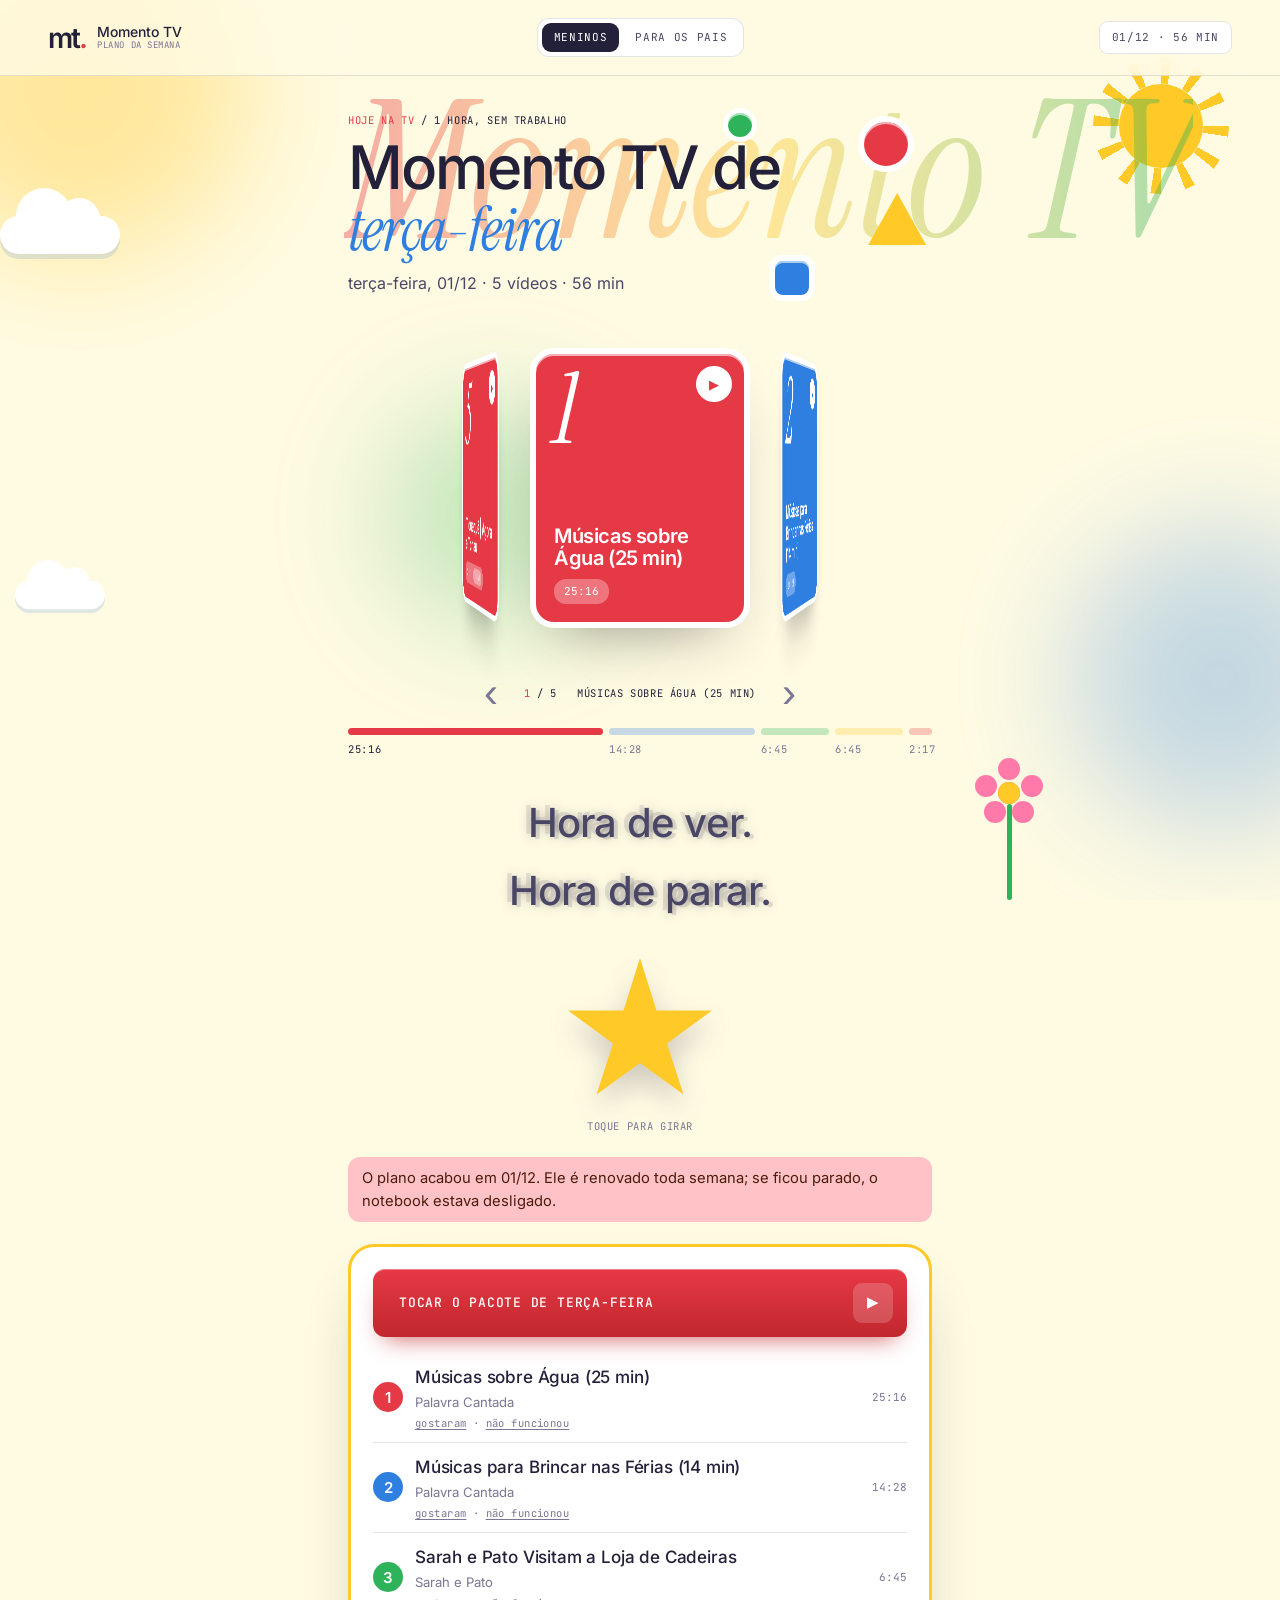
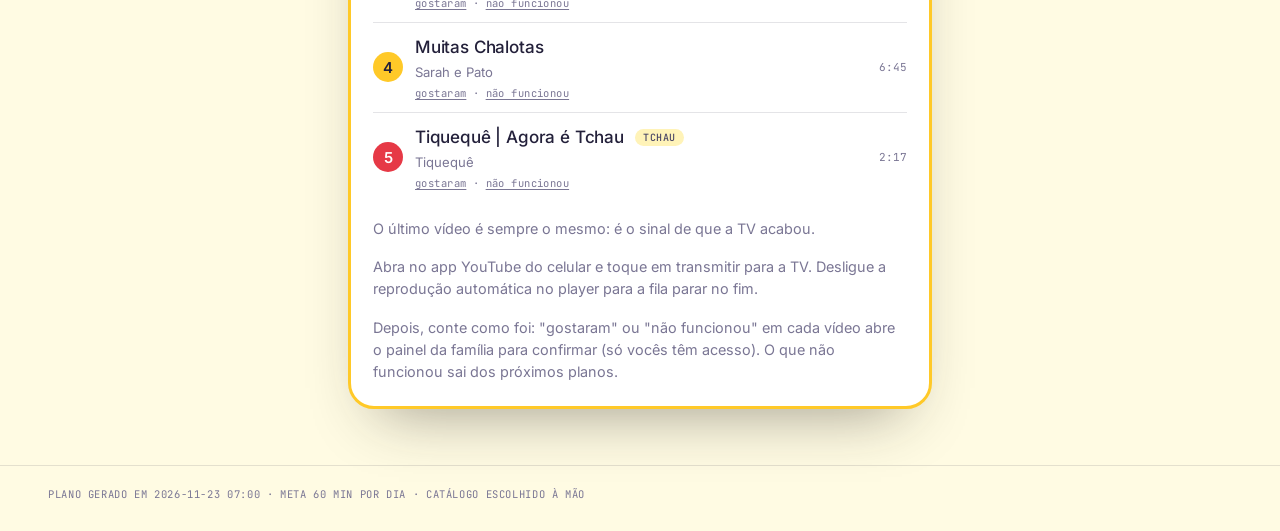
<file: index.html>
<!doctype html>
<html lang="pt-BR">
<head>
<meta charset="utf-8">
<meta name="viewport" content="width=device-width,initial-scale=1">
<meta name="robots" content="noindex">
<meta name="description" content="Pacote de vídeos do dia, de um catálogo escolhido à mão.">
<!-- Só carrega o que é desta página; script injetado e link javascript: não rodam. O style inline é das cores por página. -->
<meta http-equiv="Content-Security-Policy" content="default-src 'none'; script-src 'self'; style-src 'self' 'unsafe-inline'; img-src 'self'; font-src 'self'; connect-src 'self'; manifest-src 'self'; base-uri 'none'; form-action 'none'">
<meta name="theme-color" content="#fffbe3">
<title>Momento TV</title>
<link rel="icon" href="icones/mt.svg" type="image/svg+xml">
<link rel="icon" href="icones/mt-32.png" sizes="32x32" type="image/png">
<link rel="apple-touch-icon" href="icones/mt-180.png">
<link rel="manifest" href="manifest.webmanifest">
<link rel="preload" href="fontes/inter-latin.woff2" as="font" type="font/woff2" crossorigin>
<!-- Estilo e script são comuns às duas páginas; ao mudar estilo.css ou pagina.js, aumente o ?v= nas duas -->
<link rel="stylesheet" href="estilo.css?v=20261126a">
</head>
<body data-plano="plano.json" data-titulo="Momento TV de " data-meta="60" data-avaliar="https://claude.ai/artifact/XzqS7mqzaHzZkBcvkxbw5g">
<div class="bg" aria-hidden="true"><i></i><i></i><i></i><b class="sol"></b><b class="nuvem n1"></b><b class="nuvem n2"></b><b class="balao"></b><b class="flor"></b></div>
<header class="site-header">
  <a class="brand" href="./" aria-label="Momento TV, início">
    <span class="brand-mark">mt<span class="dot">.</span></span>
    <span class="brand-text">
      <span class="brand-name">Momento TV</span>
      <span class="brand-role mono">PLANO DA SEMANA</span>
    </span>
  </a>
  <nav class="abas" aria-label="Seções">
    <a href="./" aria-current="page">Meninos</a>
    <a href="./pais.html">Para os pais</a>
  </nav>
  <span class="pill mono" id="data-pill" hidden></span>
</header>

<main class="wrap">
  <section class="hero reveal">
    <p class="ghost" aria-hidden="true">Momento TV</p>
    <p class="mono tiny"><span class="accent">HOJE NA TV</span> / 1 HORA, SEM TRABALHO</p>
    <h1 id="titulo">Momento TV de <em>hoje</em></h1>
    <p class="sub" id="sub">Carregando o plano…</p>
    <div class="scatter" aria-hidden="true"><span class="toy t1"></span><span class="toy t2"></span><span class="toy t3"></span><span class="toy t4"></span></div>
  </section>

  <section class="roda reveal carregando" id="roda" aria-label="Vídeos de hoje" aria-busy="true">
    <div class="carousel"><div class="ring" id="ring"></div></div>
    <div class="roda-foot">
      <button class="chev" id="prev" aria-label="Vídeo anterior">&lsaquo;</button>
      <p class="mono tiny"><span class="accent" id="cur-index">1</span> / <span id="cur-total">1</span> &nbsp; <span id="cur-title"></span></p>
      <button class="chev" id="next" aria-label="Próximo vídeo">&rsaquo;</button>
    </div>
    <div class="steps" id="steps"><button type="button" tabindex="-1" aria-hidden="true"><i></i>0:00</button></div>
  </section>

  <p class="dust" aria-hidden="true"><span>Hora de ver.</span><span>Hora de parar.</span></p>

  <div class="brinq-area">
    <div class="brinq-wrap"><button type="button" class="brinq" id="brinq" aria-label="Girar o brinquedo"></button></div>
    <p class="mono tiny muted">TOQUE PARA GIRAR</p>
  </div>

  <div id="aviso" class="warn" hidden></div>

  <section class="tcard reveal" id="hoje" hidden>
    <a class="btn-discuss" id="tocar" href="#" target="_blank" rel="noopener"><span id="tocar-txt">Tocar o pacote de hoje</span><span class="btn-icon" aria-hidden="true">▶</span></a>
    <ol id="lista"></ol>
    <p class="meta" id="notas" hidden></p>
    <p class="meta">Abra no app YouTube do celular e toque em transmitir para a TV. Desligue a reprodução automática no player para a fila parar no fim.</p>
    <p class="meta">Depois, conte como foi: "gostaram" ou "não funcionou" em cada vídeo abre o painel da família para confirmar (só vocês têm acesso). O que não funcionou sai dos próximos planos.</p>
  </section>

  <section class="tcard reveal" id="proximos" hidden>
    <details>
      <summary>Próximos dias</summary>
      <div id="dias" style="margin-top:14px"></div>
    </details>
  </section>
</main>

<footer class="site-footer">
  <p class="mono tiny" id="rodape"></p>
</footer>
<script src="pagina.js?v=20261126a"></script>
</body>
</html>
</file>
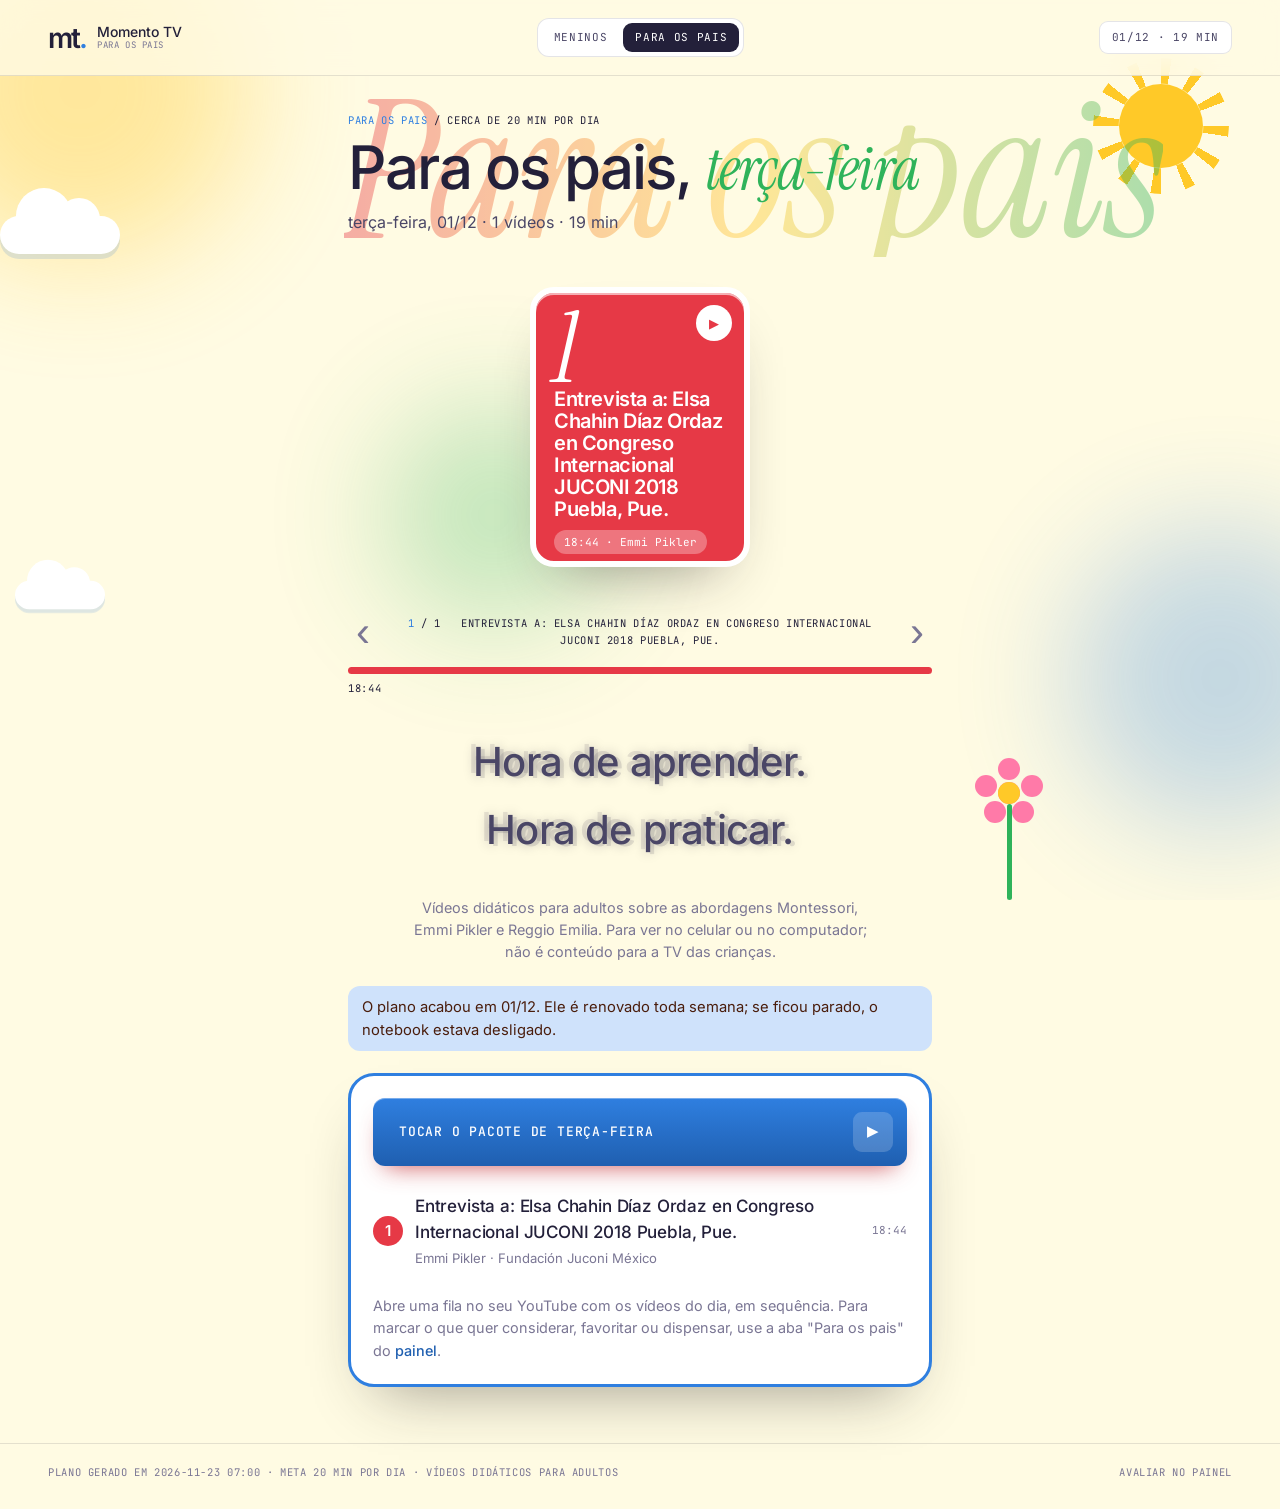
<file: pais.html>
<!doctype html>
<html lang="pt-BR">
<head>
<meta charset="utf-8">
<meta name="viewport" content="width=device-width,initial-scale=1">
<meta name="robots" content="noindex">
<meta name="description" content="Pacote diário de vídeos didáticos para os pais: Montessori, Emmi Pikler e Reggio Emilia.">
<!-- Só carrega o que é desta página; script injetado e link javascript: não rodam. O style inline é das cores por página. -->
<meta http-equiv="Content-Security-Policy" content="default-src 'none'; script-src 'self'; style-src 'self' 'unsafe-inline'; img-src 'self'; font-src 'self'; connect-src 'self'; manifest-src 'self'; base-uri 'none'; form-action 'none'">
<meta name="theme-color" content="#fffbe3">
<title>Momento TV · Para os pais</title>
<link rel="icon" href="icones/pais.svg" type="image/svg+xml">
<link rel="icon" href="icones/pais-32.png" sizes="32x32" type="image/png">
<link rel="apple-touch-icon" href="icones/pais-180.png">
<link rel="manifest" href="manifest-pais.webmanifest">
<link rel="preload" href="fontes/inter-latin.woff2" as="font" type="font/woff2" crossorigin>
<!-- Estilo e script são comuns às duas páginas; ao mudar estilo.css ou pagina.js, aumente o ?v= nas duas -->
<link rel="stylesheet" href="estilo.css?v=20261126a">
<style>
  /* Cores desta página: acento azul, cartões azuis, destaque verde */
  :root{--card-edge:var(--blue);--accent:var(--blue);--accent-deep:#1f5fb0;--accent-soft:#cfe2fb;--em:var(--green)}
</style>
</head>
<body data-plano="plano-pais.json" data-titulo="Para os pais, " data-meta="20" data-rodape="vídeos didáticos para adultos">
<div class="bg" aria-hidden="true"><i></i><i></i><i></i><b class="sol"></b><b class="nuvem n1"></b><b class="nuvem n2"></b><b class="balao"></b><b class="flor"></b></div>
<header class="site-header">
  <a class="brand" href="./" aria-label="Momento TV, início">
    <span class="brand-mark">mt<span class="dot">.</span></span>
    <span class="brand-text">
      <span class="brand-name">Momento TV</span>
      <span class="brand-role mono">PARA OS PAIS</span>
    </span>
  </a>
  <nav class="abas" aria-label="Seções">
    <a href="./">Meninos</a>
    <a href="./pais.html" aria-current="page">Para os pais</a>
  </nav>
  <span class="pill mono" id="data-pill" hidden></span>
</header>

<main class="wrap">
  <section class="hero reveal">
    <p class="ghost" aria-hidden="true">Para os pais</p>
    <p class="mono tiny"><span class="accent">PARA OS PAIS</span> / CERCA DE 20 MIN POR DIA</p>
    <h1 id="titulo">Para os pais, <em>hoje</em></h1>
    <p class="sub" id="sub">Carregando o plano…</p>
  </section>

  <section class="roda reveal carregando" id="roda" aria-label="Vídeos de hoje" aria-busy="true">
    <div class="carousel"><div class="ring" id="ring"></div></div>
    <div class="roda-foot">
      <button class="chev" id="prev" aria-label="Vídeo anterior">&lsaquo;</button>
      <p class="mono tiny"><span class="accent" id="cur-index">1</span> / <span id="cur-total">1</span> &nbsp; <span id="cur-title"></span></p>
      <button class="chev" id="next" aria-label="Próximo vídeo">&rsaquo;</button>
    </div>
    <div class="steps" id="steps"><button type="button" tabindex="-1" aria-hidden="true"><i></i>0:00</button></div>
  </section>

  <p class="dust" aria-hidden="true"><span>Hora de aprender.</span><span>Hora de praticar.</span></p>

  <p class="meta" style="text-align:center;max-width:52ch;margin:0 auto">Vídeos didáticos para adultos sobre as abordagens Montessori, Emmi Pikler e Reggio Emilia. Para ver no celular ou no computador; não é conteúdo para a TV das crianças.</p>

  <div id="aviso" class="warn" hidden></div>

  <section class="tcard reveal" id="hoje" hidden>
    <a class="btn-discuss" id="tocar" href="#" target="_blank" rel="noopener"><span id="tocar-txt">Tocar o pacote de hoje</span><span class="btn-icon" aria-hidden="true">▶</span></a>
    <ol id="lista"></ol>
    <p class="meta" id="notas" hidden></p>
    <p class="meta">Abre uma fila no seu YouTube com os vídeos do dia, em sequência. Para marcar o que quer considerar, favoritar ou dispensar, use a aba "Para os pais" do <a href="https://claude.ai/artifact/XzqS7mqzaHzZkBcvkxbw5g#pais" target="_blank" rel="noopener" style="color:var(--accent-deep);font-weight:500">painel</a>.</p>
  </section>

  <section class="tcard reveal" id="proximos" hidden>
    <details>
      <summary>Próximos dias</summary>
      <div id="dias" style="margin-top:14px"></div>
    </details>
  </section>
</main>

<footer class="site-footer">
  <p class="mono tiny" id="rodape"></p>
  <a class="mono tiny" style="color:inherit" href="https://claude.ai/artifact/XzqS7mqzaHzZkBcvkxbw5g#pais" target="_blank" rel="noopener">Avaliar no painel</a>
</footer>
<script src="pagina.js?v=20261126a"></script>
</body>
</html>
</file>
<file: estilo.css>
/* Fontes servidas pela propria pagina (antes vinham do Google Fonts), mesmos arquivos e mesmas regras de subset.
   Licencas em fontes/OFL-*.txt (SIL Open Font License 1.1). */
/* latin-ext */
@font-face {
  font-family: 'Instrument Serif';
  font-style: italic;
  font-weight: 400;
  font-display: swap;
  src: url(fontes/instrument-serif-italico-latin-ext.woff2) format('woff2');
  unicode-range: U+0100-02BA, U+02BD-02C5, U+02C7-02CC, U+02CE-02D7, U+02DD-02FF, U+0304, U+0308, U+0329, U+1D00-1DBF, U+1E00-1E9F, U+1EF2-1EFF, U+2020, U+20A0-20AB, U+20AD-20C4, U+2113, U+2C60-2C7F, U+A720-A7FF;
}
/* latin */
@font-face {
  font-family: 'Instrument Serif';
  font-style: italic;
  font-weight: 400;
  font-display: swap;
  src: url(fontes/instrument-serif-italico-latin.woff2) format('woff2');
  unicode-range: U+0000-00FF, U+0131, U+0152-0153, U+02BB-02BC, U+02C6, U+02DA, U+02DC, U+0304, U+0308, U+0329, U+2000-206F, U+20AC, U+2122, U+2191, U+2193, U+2212, U+2215, U+FEFF, U+FFFD;
}
/* latin-ext */
@font-face {
  font-family: 'Inter';
  font-style: normal;
  font-weight: 400;
  font-display: swap;
  src: url(fontes/inter-latin-ext.woff2) format('woff2');
  unicode-range: U+0100-02BA, U+02BD-02C5, U+02C7-02CC, U+02CE-02D7, U+02DD-02FF, U+0304, U+0308, U+0329, U+1D00-1DBF, U+1E00-1E9F, U+1EF2-1EFF, U+2020, U+20A0-20AB, U+20AD-20C4, U+2113, U+2C60-2C7F, U+A720-A7FF;
}
/* latin */
@font-face {
  font-family: 'Inter';
  font-style: normal;
  font-weight: 400;
  font-display: swap;
  src: url(fontes/inter-latin.woff2) format('woff2');
  unicode-range: U+0000-00FF, U+0131, U+0152-0153, U+02BB-02BC, U+02C6, U+02DA, U+02DC, U+0304, U+0308, U+0329, U+2000-206F, U+20AC, U+2122, U+2191, U+2193, U+2212, U+2215, U+FEFF, U+FFFD;
}
/* latin-ext */
@font-face {
  font-family: 'Inter';
  font-style: normal;
  font-weight: 500;
  font-display: swap;
  src: url(fontes/inter-latin-ext.woff2) format('woff2');
  unicode-range: U+0100-02BA, U+02BD-02C5, U+02C7-02CC, U+02CE-02D7, U+02DD-02FF, U+0304, U+0308, U+0329, U+1D00-1DBF, U+1E00-1E9F, U+1EF2-1EFF, U+2020, U+20A0-20AB, U+20AD-20C4, U+2113, U+2C60-2C7F, U+A720-A7FF;
}
/* latin */
@font-face {
  font-family: 'Inter';
  font-style: normal;
  font-weight: 500;
  font-display: swap;
  src: url(fontes/inter-latin.woff2) format('woff2');
  unicode-range: U+0000-00FF, U+0131, U+0152-0153, U+02BB-02BC, U+02C6, U+02DA, U+02DC, U+0304, U+0308, U+0329, U+2000-206F, U+20AC, U+2122, U+2191, U+2193, U+2212, U+2215, U+FEFF, U+FFFD;
}
/* latin-ext */
@font-face {
  font-family: 'Inter';
  font-style: normal;
  font-weight: 600;
  font-display: swap;
  src: url(fontes/inter-latin-ext.woff2) format('woff2');
  unicode-range: U+0100-02BA, U+02BD-02C5, U+02C7-02CC, U+02CE-02D7, U+02DD-02FF, U+0304, U+0308, U+0329, U+1D00-1DBF, U+1E00-1E9F, U+1EF2-1EFF, U+2020, U+20A0-20AB, U+20AD-20C4, U+2113, U+2C60-2C7F, U+A720-A7FF;
}
/* latin */
@font-face {
  font-family: 'Inter';
  font-style: normal;
  font-weight: 600;
  font-display: swap;
  src: url(fontes/inter-latin.woff2) format('woff2');
  unicode-range: U+0000-00FF, U+0131, U+0152-0153, U+02BB-02BC, U+02C6, U+02DA, U+02DC, U+0304, U+0308, U+0329, U+2000-206F, U+20AC, U+2122, U+2191, U+2193, U+2212, U+2215, U+FEFF, U+FFFD;
}
/* latin-ext */
@font-face {
  font-family: 'JetBrains Mono';
  font-style: normal;
  font-weight: 400;
  font-display: swap;
  src: url(fontes/jetbrains-mono-latin-ext.woff2) format('woff2');
  unicode-range: U+0100-02BA, U+02BD-02C5, U+02C7-02CC, U+02CE-02D7, U+02DD-02FF, U+0304, U+0308, U+0329, U+1D00-1DBF, U+1E00-1E9F, U+1EF2-1EFF, U+2020, U+20A0-20AB, U+20AD-20C4, U+2113, U+2C60-2C7F, U+A720-A7FF;
}
/* latin */
@font-face {
  font-family: 'JetBrains Mono';
  font-style: normal;
  font-weight: 400;
  font-display: swap;
  src: url(fontes/jetbrains-mono-latin.woff2) format('woff2');
  unicode-range: U+0000-00FF, U+0131, U+0152-0153, U+02BB-02BC, U+02C6, U+02DA, U+02DC, U+0304, U+0308, U+0329, U+2000-206F, U+20AC, U+2122, U+2191, U+2193, U+2212, U+2215, U+FEFF, U+FFFD;
}
/* latin-ext */
@font-face {
  font-family: 'JetBrains Mono';
  font-style: normal;
  font-weight: 500;
  font-display: swap;
  src: url(fontes/jetbrains-mono-latin-ext.woff2) format('woff2');
  unicode-range: U+0100-02BA, U+02BD-02C5, U+02C7-02CC, U+02CE-02D7, U+02DD-02FF, U+0304, U+0308, U+0329, U+1D00-1DBF, U+1E00-1E9F, U+1EF2-1EFF, U+2020, U+20A0-20AB, U+20AD-20C4, U+2113, U+2C60-2C7F, U+A720-A7FF;
}
/* latin */
@font-face {
  font-family: 'JetBrains Mono';
  font-style: normal;
  font-weight: 500;
  font-display: swap;
  src: url(fontes/jetbrains-mono-latin.woff2) format('woff2');
  unicode-range: U+0000-00FF, U+0131, U+0152-0153, U+02BB-02BC, U+02C6, U+02DA, U+02DC, U+0304, U+0308, U+0329, U+2000-206F, U+20AC, U+2122, U+2191, U+2193, U+2212, U+2215, U+FEFF, U+FFFD;
}

/* Momento TV: estilo comum a index.html e pais.html. Cada página troca só as cores em um <style> próprio. */
/* Tokens do design system Noa Vale (noa-vale-design-system) */
:root{
  /* Paleta primária para crianças pequenas: vermelho, azul, amarelo e verde, saturadas, sobre fundo claro */
  --red:#e63946;--blue:#2f7fe0;--yellow:#ffc928;--green:#2fb35a;
  --bg:#fffbe3;--bg-2:#fff3b8;--card:#ffffff;--card-edge:var(--yellow);
  --ink:#23203a;--ink-2:#4a4666;--muted:#7a7694;--line:rgba(35,32,58,.12);
  --accent:var(--red);--accent-deep:#c1272d;--accent-soft:#ffc2c7;--paper:#ffffff;--em:var(--blue);
  --font-sans:"Inter",system-ui,-apple-system,"Segoe UI",Roboto,sans-serif;
  --font-mono:"JetBrains Mono",ui-monospace,"Cascadia Mono",Consolas,monospace;
  --font-script:"Instrument Serif",Georgia,serif;
  --radius:18px;--gutter:clamp(16px,4vw,48px);
  --shadow:0 30px 60px -30px rgba(30,28,25,.45),0 2px 0 rgba(255,255,255,.6) inset;
}
:root{color-scheme:light}
*{box-sizing:border-box}
html{scroll-behavior:smooth}
body{margin:0;background:var(--bg);color:var(--ink);font:16px/1.55 var(--font-sans);-webkit-font-smoothing:antialiased}
a{color:inherit;text-decoration:none}
h1{font-weight:500;letter-spacing:-.03em;line-height:1.02;margin:0}
p{margin:0}
.mono{font-family:var(--font-mono);letter-spacing:.06em}
.tiny{font-size:10.5px;line-height:1.6;text-transform:uppercase}
.muted{color:var(--muted)}
.accent{color:var(--accent)}

.site-header{position:sticky;top:0;z-index:50;display:flex;align-items:center;justify-content:space-between;gap:12px;height:76px;padding:0 var(--gutter);background:color-mix(in srgb,var(--bg) 82%,transparent);backdrop-filter:blur(14px);border-bottom:1px solid var(--line)}
.brand{display:flex;align-items:center;gap:12px}
.brand-mark{font-weight:600;font-size:28px;letter-spacing:-.08em;line-height:1}
.brand-mark .dot{color:var(--accent)}
.brand-text{display:flex;flex-direction:column;line-height:1.15}
.brand-name{font-size:14px;font-weight:500}
.brand-role{color:var(--muted);font-size:9px}
.pill{padding:7px 12px;border-radius:9px;background:var(--paper);border:1px solid var(--line);font-size:11px;color:var(--ink-2);white-space:nowrap}

.wrap{max-width:680px;margin:0 auto;padding:36px var(--gutter) 56px;display:flex;flex-direction:column;gap:22px}
.hero h1{font-size:clamp(38px,9vw,60px);margin:8px 0 10px}
.hero h1 em{font-family:var(--font-script);font-weight:400;color:var(--accent)}
.sub{color:var(--ink-2)}

.hero h1 em{color:var(--em)}
#proximos{border-color:var(--em)}
.tcard{background:var(--card);border:3px solid var(--card-edge);border-radius:26px;padding:22px;box-shadow:var(--shadow);display:flex;flex-direction:column;gap:16px}
.btn-discuss{display:flex;align-items:center;justify-content:space-between;gap:14px;padding:14px 14px 14px 26px;border-radius:12px;background:linear-gradient(180deg,var(--accent),var(--accent-deep));color:#fff;font-family:var(--font-mono);font-size:13px;font-weight:500;letter-spacing:.06em;text-transform:uppercase;box-shadow:0 1px 0 rgba(255,255,255,.35) inset,0 12px 24px -12px rgba(193,39,45,.8);transition:transform .2s,box-shadow .2s}
.btn-discuss:hover{transform:translateY(-1px);box-shadow:0 1px 0 rgba(255,255,255,.35) inset,0 16px 30px -12px rgba(193,39,45,.8),0 0 0 3px rgba(230,57,70,.28)}
.btn-icon{display:grid;place-items:center;width:40px;height:40px;border-radius:9px;background:rgba(255,255,255,.18);font-size:15px}
a:focus-visible,summary:focus-visible{outline:3px solid var(--accent);outline-offset:3px}

ol{margin:0;padding:0;list-style:none;counter-reset:v;display:flex;flex-direction:column}
ol li{counter-increment:v;display:grid;grid-template-columns:auto 1fr auto;gap:12px;align-items:center;padding:11px 0;border-top:1px solid var(--line)}
ol li:first-child{border-top:0}
ol li::before{content:counter(v);display:grid;place-items:center;width:30px;height:30px;border-radius:50%;background:var(--c,var(--red));color:#fff;font-family:var(--font-sans);font-size:15px;font-weight:600}
ol li:nth-child(4n+1){--c:var(--red)}
ol li:nth-child(4n+2){--c:var(--blue)}
ol li:nth-child(4n+3){--c:var(--green)}
ol li:nth-child(4n+4){--c:var(--yellow)}
ol li:nth-child(4n+4)::before{color:var(--ink)}
ol li a{font-weight:500;font-size:17px;letter-spacing:-.01em}
ol li a:hover{color:var(--accent)}
.dur{font-family:var(--font-mono);font-size:11px;color:var(--muted);white-space:nowrap}
.meta{color:var(--muted);font-size:.9rem}

details summary{cursor:pointer;font-family:var(--font-mono);font-size:11px;letter-spacing:.06em;text-transform:uppercase;list-style:none}
details summary::before{content:"+ ";color:var(--accent)}
details[open] summary::before{content:"− "}
.dia{display:flex;flex-direction:column;gap:6px;padding:14px 0;border-top:1px solid var(--line)}
.dia:first-child{border-top:0;padding-top:0}
.dia a.p{font-weight:500;color:var(--accent-deep)}
.dia a.p:hover{text-decoration:underline}
.warn{background:var(--accent-soft);color:#4a1d0c;border-radius:12px;padding:10px 14px;font-size:.92rem}
[hidden]{display:none!important}
html,body{overflow-x:clip}
/* ---- Efeitos ---- */
.bg{position:fixed;inset:0;z-index:-1;overflow:hidden;pointer-events:none}
.bg i{position:absolute;border-radius:50%;filter:blur(60px);opacity:.38;animation:flutua 18s ease-in-out infinite alternate;will-change:transform}
.bg i:nth-child(1){width:340px;height:340px;background:var(--yellow);top:-80px;left:-90px}
.bg i:nth-child(2){width:300px;height:300px;background:var(--blue);opacity:.28;bottom:8%;right:-90px;animation-duration:23s;animation-delay:-6s}
.bg i:nth-child(3){width:220px;height:220px;background:var(--green);opacity:.3;top:45%;left:30%;animation-duration:27s;animation-delay:-11s}
@keyframes flutua{to{transform:translate3d(60px,-50px,0) scale(1.18)}}
.hero{position:relative}
.ghost{position:absolute;left:-4px;top:-26px;z-index:-1;font-family:var(--font-script);font-size:clamp(90px,26vw,190px);line-height:.9;background:linear-gradient(90deg,var(--red),var(--yellow),var(--green),var(--blue),var(--red));background-size:200% 100%;-webkit-background-clip:text;background-clip:text;color:transparent;-webkit-text-fill-color:transparent;opacity:.4;white-space:nowrap;user-select:none;animation:desliza 16s linear infinite alternate,arcoiris 8s linear infinite}
@keyframes desliza{to{transform:translateX(-14%)}}
@keyframes arcoiris{to{background-position:200% 0}}
.hero h1 em{display:inline-block;animation:balanca 5s ease-in-out infinite}
@keyframes balanca{0%,100%{transform:rotate(-2deg)}50%{transform:rotate(2.5deg) translateY(-2px)}}
.reveal{opacity:0;transform:translateY(26px);transition:opacity .8s cubic-bezier(.2,.7,.2,1),transform .8s cubic-bezier(.2,.7,.2,1)}
.reveal.in{opacity:1;transform:none}
.tcard{transform-style:preserve-3d;will-change:transform}
.tcard.tilt{transition:transform .15s ease-out,box-shadow .3s}
.btn-discuss{position:relative;overflow:hidden;animation:pulsa 3.2s ease-in-out infinite}
.btn-discuss::after{content:"";position:absolute;top:0;left:-70%;width:45%;height:100%;background:linear-gradient(100deg,transparent,rgba(255,255,255,.45),transparent);transform:skewX(-20deg);animation:brilho 3.8s ease-in-out infinite}
@keyframes brilho{0%,55%{left:-70%}100%{left:130%}}
@keyframes pulsa{0%,100%{box-shadow:0 1px 0 rgba(255,255,255,.35) inset,0 12px 24px -12px rgba(193,39,45,.8),0 0 0 0 rgba(230,57,70,.35)}50%{box-shadow:0 1px 0 rgba(255,255,255,.35) inset,0 12px 24px -12px rgba(193,39,45,.8),0 0 0 10px rgba(230,57,70,0)}}
.btn-icon{transition:transform .25s}
.btn-discuss:hover .btn-icon{transform:scale(1.18) rotate(-8deg)}
.reveal.in ol li{animation:entra .55s cubic-bezier(.2,.7,.2,1) both;animation-delay:calc(var(--i,0)*90ms + 150ms)}
@keyframes entra{from{opacity:0;transform:translateX(-18px)}}
ol li{transition:padding-left .25s}
ol li:hover{padding-left:8px}
.pill{animation:pop .6s cubic-bezier(.3,1.6,.5,1) both}
@keyframes pop{from{opacity:0;transform:scale(.6)}}
@media (prefers-reduced-motion:reduce){
  .bg i,.ghost,.hero h1 em,.btn-discuss,.btn-discuss::after,.pill{animation:none}
  .reveal{opacity:1;transform:none;transition:none}
  .reveal.in ol li{animation:none}
  .tcard.tilt{transition:none}
}
/* ---- Efeitos do Noa Vale: roda 3D, dust, objetos soltos, passos ---- */
.roda{display:flex;flex-direction:column;gap:14px}
/* Enquanto o plano carrega, o carrossel ocupa o espaco dele, invisivel: o que vem abaixo nao pula quando ele aparece. */
.roda.carregando{visibility:hidden}
.carousel{position:relative;height:340px;perspective:1200px;perspective-origin:50% 40%}
.ring{position:absolute;inset:0;margin:auto;width:220px;height:280px;transform-style:preserve-3d;transition:transform 1.1s cubic-bezier(.22,.8,.2,1)}
.vcard{position:absolute;inset:0;display:flex;flex-direction:column;justify-content:space-between;padding:18px;border-radius:24px;border:6px solid #fff;background:var(--c);color:#fff;box-shadow:var(--shadow);backface-visibility:hidden;transform:rotateY(var(--a)) translateZ(var(--r))}
.vcard.y{color:var(--ink)}
.vcard .n{font-family:var(--font-script);font-size:96px;line-height:.8}
.vcard h3{margin:0;font-size:20px;font-weight:600;letter-spacing:-.02em;line-height:1.1}
.vcard .d{align-self:flex-start;margin-top:10px;font-family:var(--font-mono);font-size:11px;padding:4px 10px;border-radius:99px;background:rgba(255,255,255,.3)}
.vcard .go{position:absolute;right:12px;top:12px;width:36px;height:36px;border-radius:50%;background:#fff;color:var(--c);display:grid;place-items:center;font-size:13px}
.vcard.y .go{color:var(--ink)}
.roda-foot{display:flex;align-items:center;justify-content:center;gap:18px;text-align:center}
.chev{background:none;border:0;cursor:pointer;color:var(--muted);font-size:42px;line-height:1;padding:0 8px;transition:color .2s,transform .2s}
.chev:hover{color:var(--accent);transform:scale(1.12)}
.steps{display:flex;gap:6px}
.steps button{position:relative;flex:var(--w) 1 0;min-width:0;background:none;border:0;padding:14px 0 0;cursor:pointer;text-align:left;color:var(--muted);font-family:var(--font-mono);font-size:10.5px;letter-spacing:.06em;transition:color .3s}
.steps button i{position:absolute;top:0;left:0;right:0;height:7px;border-radius:4px;background:var(--c);opacity:.28;transition:opacity .3s}
.steps button.active{color:var(--ink)}
.steps button.active i{opacity:1}
.dust{display:flex;flex-direction:column;align-items:center;gap:6px;margin:14px 0;font-size:clamp(24px,6vw,40px);font-weight:500;letter-spacing:-.02em;color:var(--ink-2);text-align:center}
.dust span{animation:dust 7s ease-in-out infinite;text-shadow:0 0 12px rgba(35,32,58,.35),4px 2px 0 rgba(35,32,58,.12),-5px -3px 0 rgba(35,32,58,.1)}
.dust span:last-child{animation-delay:-3.5s}
@keyframes dust{0%,100%{opacity:.3;letter-spacing:.3em}50%{opacity:1;letter-spacing:-.02em}}
.scatter{position:absolute;inset:0;pointer-events:none;z-index:-1}
.toy{position:absolute;box-shadow:var(--shadow);animation:bob 5s ease-in-out infinite}
.toy.t1{width:56px;height:56px;border-radius:50%;background:var(--red);border:6px solid #fff;right:3%;top:2%;--r:0deg}
.toy.t2{width:46px;height:46px;border-radius:14px;background:var(--blue);border:6px solid #fff;right:20%;top:78%;--r:-12deg;animation-delay:-1.5s}
.toy.t3{width:58px;height:52px;background:var(--yellow);clip-path:polygon(50% 0,100% 100%,0 100%);right:1%;top:44%;--r:10deg;animation-delay:-3s;box-shadow:none}
.toy.t4{width:34px;height:34px;border-radius:50%;background:var(--green);border:5px solid #fff;right:30%;top:-2%;animation-delay:-2s}
@keyframes bob{0%,100%{transform:translateY(0) rotate(var(--r,0deg))}50%{transform:translateY(-14px) rotate(calc(var(--r,0deg) + 9deg))}}
@media (max-width:520px){.carousel{height:310px}.ring{width:190px;height:250px}.vcard .n{font-size:78px}.vcard h3{font-size:17px}}
@media (prefers-reduced-motion:reduce){.ring{transition:none}.dust span,.toy{animation:none}.dust span{opacity:1}}
/* ---- Ilustrações em CSS no fundo ---- */
.bg b{position:absolute;display:block}
.sol{top:84px;right:6%;width:84px;height:84px;border-radius:50%;background:var(--yellow)}
.sol::before{content:"";position:absolute;inset:-26px;border-radius:50%;background:repeating-conic-gradient(var(--yellow) 0 9deg,transparent 9deg 30deg);-webkit-mask:radial-gradient(circle closest-side,transparent 61%,#000 63%);mask:radial-gradient(circle closest-side,transparent 61%,#000 63%);animation:raios 30s linear infinite}
@keyframes raios{to{transform:rotate(360deg)}}
.nuvem{left:0;width:120px;height:38px;border-radius:40px;background:#fff;filter:drop-shadow(0 5px 0 rgba(47,127,224,.16));animation:deriva 70s linear infinite}
.nuvem::before,.nuvem::after{content:"";position:absolute;border-radius:50%;background:#fff}
.nuvem::before{width:56px;height:56px;left:16px;top:-28px}
.nuvem::after{width:42px;height:42px;right:20px;top:-18px}
.nuvem.n1{top:24%}
.nuvem.n2{top:64%;transform:scale(.75);animation-duration:95s;animation-delay:-48s}
@keyframes deriva{from{translate:-180px 0}to{translate:calc(100vw + 180px) 0}}
.balao{left:7%;bottom:-130px;width:54px;height:66px;border-radius:50% 50% 48% 48%;background:var(--red);animation:sobe 26s ease-in-out infinite}
.balao::before{content:"";position:absolute;left:12px;top:10px;width:10px;height:16px;border-radius:50%;background:rgba(255,255,255,.55);transform:rotate(20deg)}
.balao::after{content:"";position:absolute;left:50%;top:100%;width:2px;height:72px;background:var(--ink-2);opacity:.4}
@keyframes sobe{0%{transform:translate(0,0) rotate(-4deg)}50%{transform:translate(26px,-60vh) rotate(5deg)}100%{transform:translate(-10px,-125vh) rotate(-4deg)}}
.flor{left:78%;bottom:96px;width:22px;height:22px;border-radius:50%;background:#ff7aa8;box-shadow:0 -24px #ff7aa8,23px -7px #ff7aa8,14px 19px #ff7aa8,-14px 19px #ff7aa8,-23px -7px #ff7aa8;transform-origin:50% 100px;animation:sway 6s ease-in-out infinite alternate}
.flor::before{content:"";position:absolute;left:50%;top:22px;width:5px;height:96px;margin-left:-2.5px;background:var(--green);border-radius:3px;z-index:-1}
.flor::after{content:"";position:absolute;inset:0;border-radius:50%;background:var(--yellow)}
@keyframes sway{from{transform:rotate(-6deg)}to{transform:rotate(6deg)}}
/* ---- Brinquedo que gira ao toque ---- */
.brinq-area{display:flex;flex-direction:column;align-items:center;gap:10px}
.brinq-wrap{filter:drop-shadow(0 14px 14px rgba(35,32,58,.22))}
.brinq{display:block;width:150px;height:150px;border:0;padding:0;cursor:pointer;background:var(--yellow);clip-path:polygon(50% 0,61% 35%,98% 35%,68% 57%,79% 91%,50% 70%,21% 91%,32% 57%,2% 35%,39% 35%);transition:transform .25s,background .3s;animation:balanca 5s ease-in-out infinite}
.brinq:hover{transform:scale(1.08)}
.brinq:focus-visible{outline:3px solid var(--blue);outline-offset:6px}
.brinq.gira{animation:giraBrinq .7s cubic-bezier(.5,0,.3,1)}
@keyframes giraBrinq{0%{transform:rotate(0) scale(1)}50%{transform:rotate(180deg) scale(.5)}100%{transform:rotate(360deg) scale(1)}}
/* ---- Cartões entram virados em 3D ---- */
.tcard.reveal{transform:none}
.tcard.reveal.in{animation:entra3d 1s cubic-bezier(.2,.7,.2,1) backwards}
#hoje{--ry:14deg;--rz:-4deg}
#proximos{--ry:-14deg;--rz:4deg}
@keyframes entra3d{from{opacity:0;transform:perspective(900px) rotateY(var(--ry)) rotateZ(var(--rz)) translateY(34px)}}
@media (prefers-reduced-motion:reduce){.sol::before,.nuvem,.balao,.flor,.brinq,.brinq.gira,.tcard.reveal.in{animation:none}.balao{bottom:12%}}
.abas{display:flex;gap:4px;padding:4px;border-radius:12px;background:var(--paper);border:1px solid var(--line)}
.abas a{padding:6px 12px;border-radius:9px;font-family:var(--font-mono);font-size:11px;letter-spacing:.06em;text-transform:uppercase;color:var(--ink-2)}
.abas a[aria-current="page"]{background:var(--ink);color:#fff}
.site-footer{padding:20px var(--gutter) 28px;border-top:1px solid var(--line);display:flex;justify-content:space-between;gap:12px;flex-wrap:wrap;color:var(--muted)}
/* ---- Lista do dia: título e canal juntos, duração à direita ---- */
.li-txt{display:flex;flex-direction:column;gap:2px;min-width:0}
.li-txt .meta{font-size:.82rem}
.tag{display:inline-block;margin-left:6px;padding:1px 8px;border-radius:99px;background:var(--bg-2);color:var(--ink-2);font-family:var(--font-mono);font-size:10px;font-weight:500;letter-spacing:.06em;text-transform:uppercase;vertical-align:2px;white-space:nowrap}
.votos{font-family:var(--font-mono);font-size:10.5px;letter-spacing:.04em;color:var(--muted)}
ol li .votos a{font-size:inherit;font-weight:400;letter-spacing:inherit;white-space:nowrap;text-decoration:underline;text-underline-offset:2px}
ol li .votos a:hover{color:var(--accent)}
.vcard .d{display:inline-block;border-radius:12px;line-height:1.5}
.vcard .d .tag{margin-left:4px;background:rgba(255,255,255,.35);color:inherit;vertical-align:0}
/* ---- Cabeçalho no celular: a data já está no título; as abas não quebram ---- */
.abas a{white-space:nowrap}
@media (max-width:560px){
  .site-header{height:64px}
  .pill,.brand-role{display:none}
  .brand-mark{font-size:24px}
  .abas a{padding:6px 9px}
}
</file>
